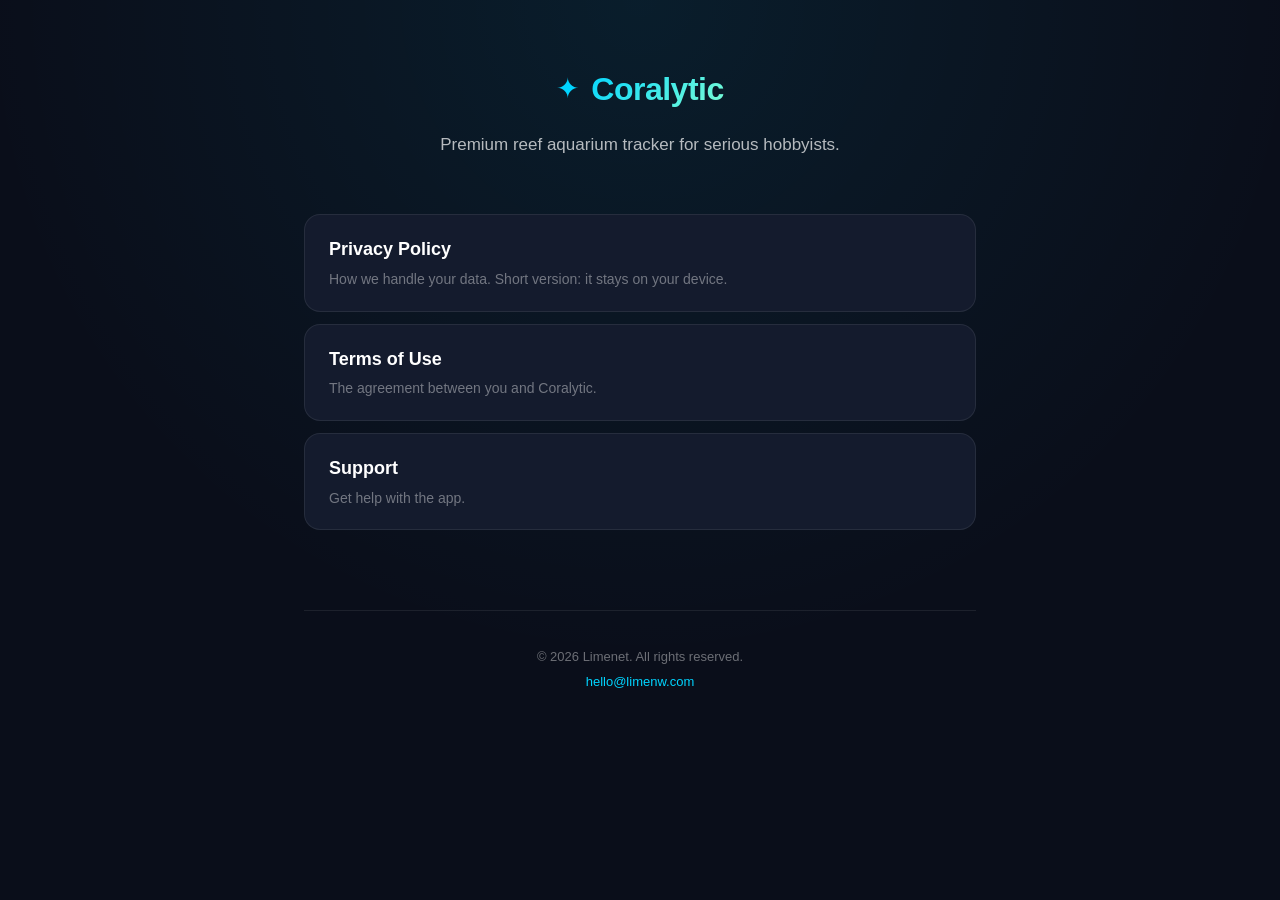
<file: index.html>
<!DOCTYPE html>
<html lang="en">
<head>
  <meta charset="UTF-8">
  <meta name="viewport" content="width=device-width, initial-scale=1.0">
  <meta name="description" content="Coralytic — premium reef aquarium tracker. Privacy policy, terms of use, and support.">
  <title>Coralytic — Legal</title>
  <link rel="stylesheet" href="style.css">
</head>
<body>
  <main class="container">
    <header class="hero">
      <div class="brand">
        <span class="brand-mark">✦</span>
        <h1>Coralytic</h1>
      </div>
      <p class="tagline">Premium reef aquarium tracker for serious hobbyists.</p>
    </header>

    <section class="links">
      <a class="card" href="privacy.html">
        <h2>Privacy Policy</h2>
        <p>How we handle your data. Short version: it stays on your device.</p>
      </a>
      <a class="card" href="terms.html">
        <h2>Terms of Use</h2>
        <p>The agreement between you and Coralytic.</p>
      </a>
      <a class="card" href="support.html">
        <h2>Support</h2>
        <p>Get help with the app.</p>
      </a>
    </section>

    <footer>
      <p>&copy; 2026 Limenet. All rights reserved.</p>
      <p><a href="mailto:hello@limenw.com">hello@limenw.com</a></p>
    </footer>
  </main>
</body>
</html>
</file>
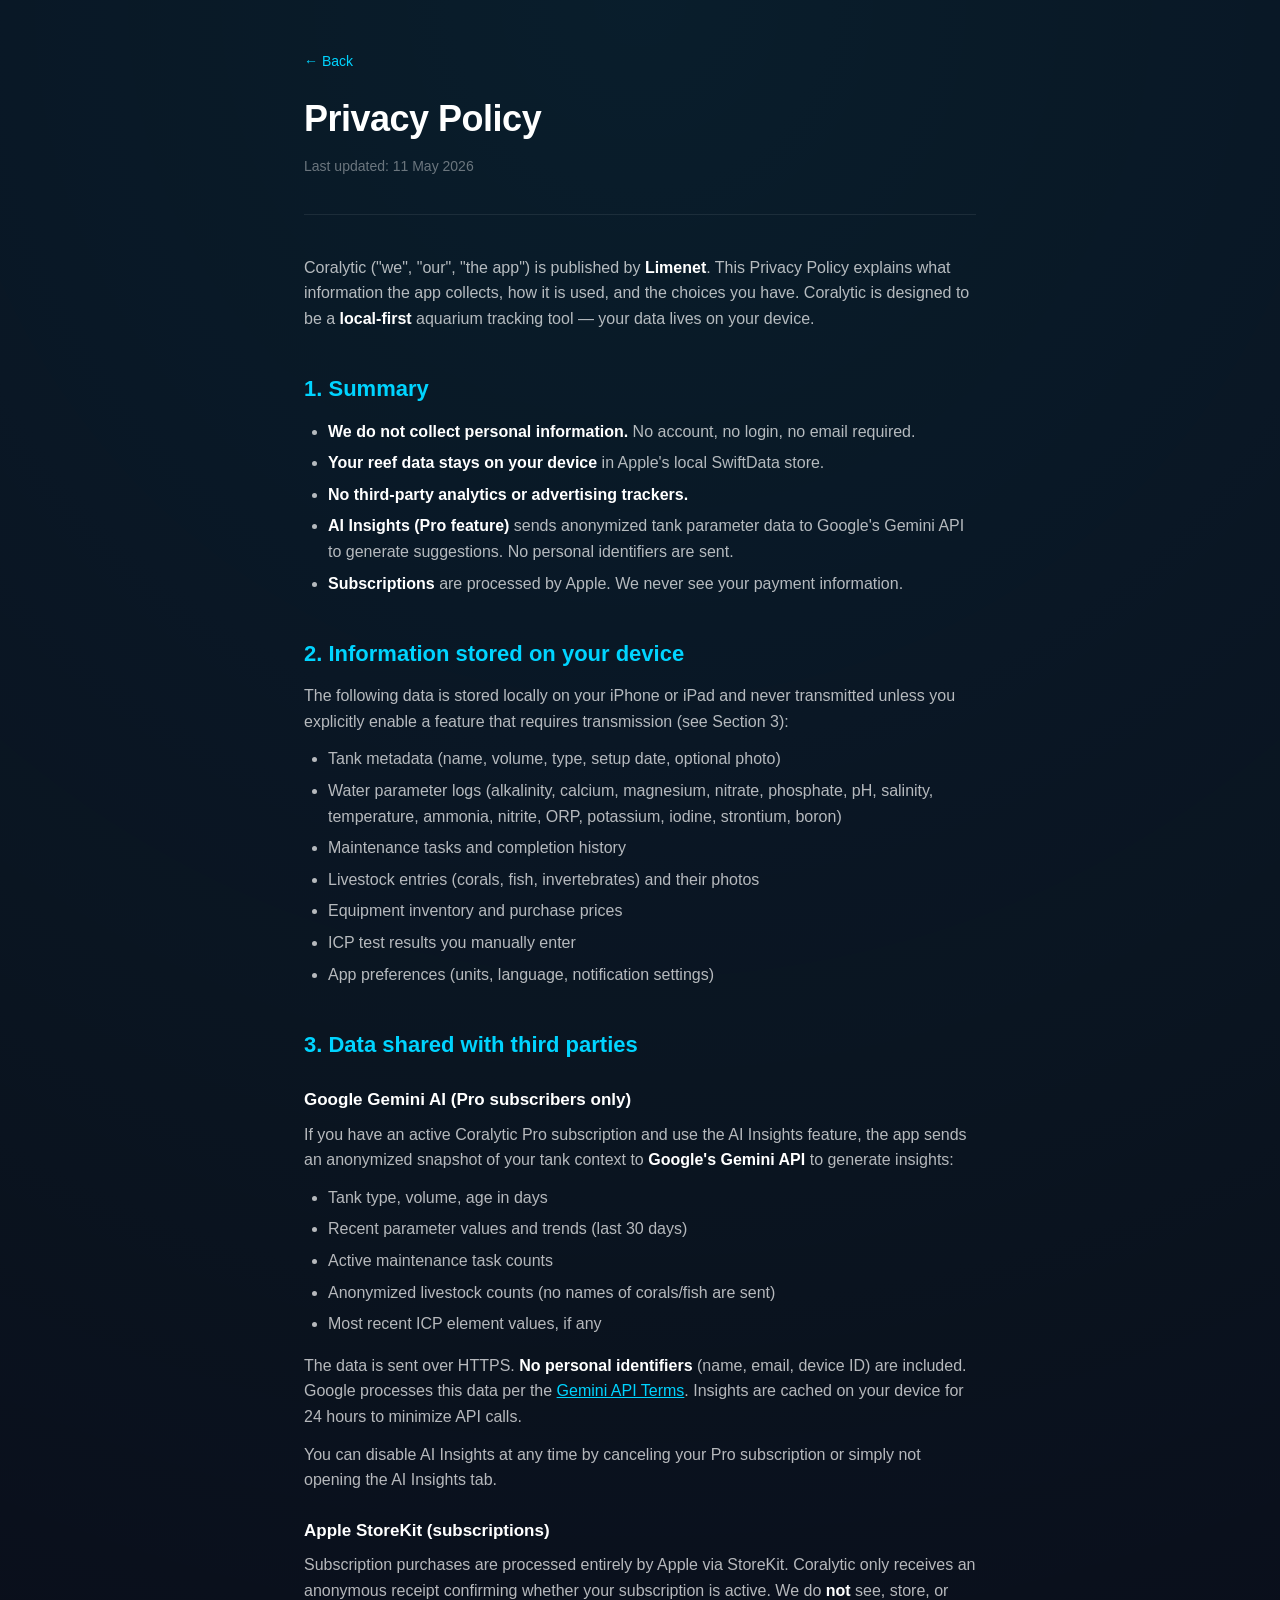
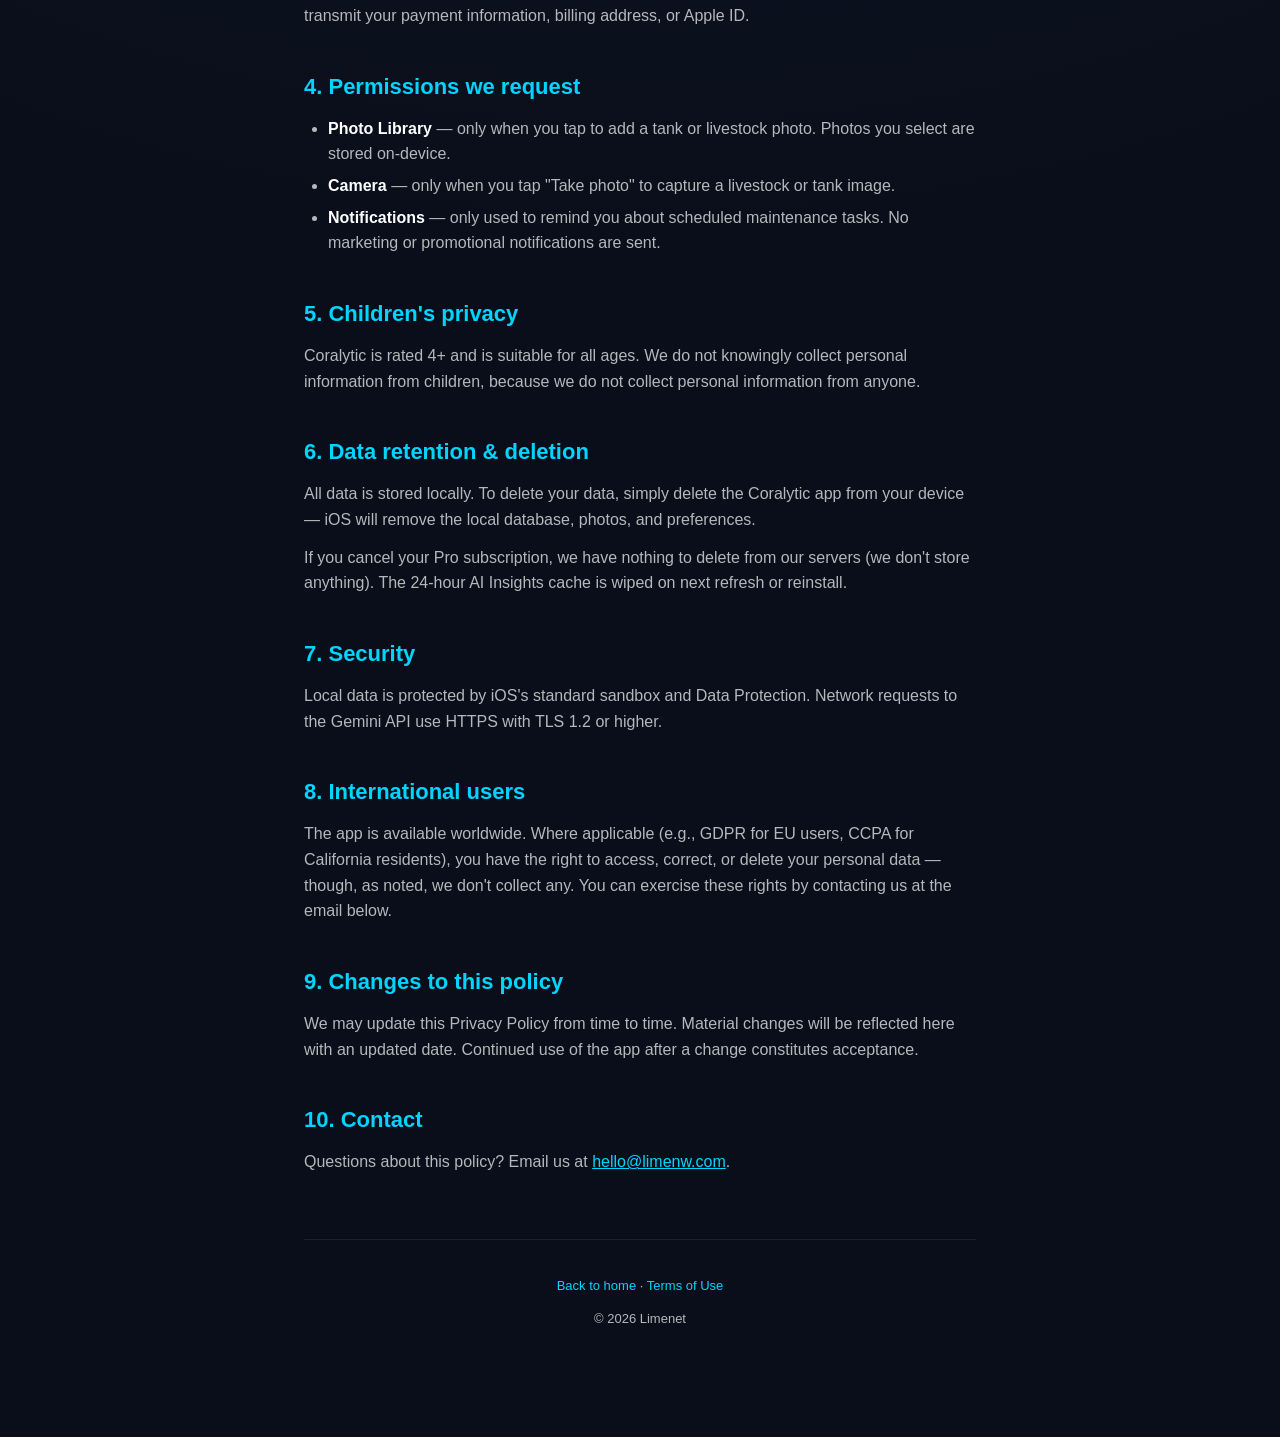
<file: privacy.html>
<!DOCTYPE html>
<html lang="en">
<head>
  <meta charset="UTF-8">
  <meta name="viewport" content="width=device-width, initial-scale=1.0">
  <title>Privacy Policy — Coralytic</title>
  <link rel="stylesheet" href="style.css">
</head>
<body>
  <article class="doc">
    <div class="doc-header">
      <a href="index.html">← Back</a>
      <h1>Privacy Policy</h1>
      <p class="updated">Last updated: 11 May 2026</p>
    </div>

    <p>Coralytic ("we", "our", "the app") is published by <strong>Limenet</strong>. This Privacy Policy explains what information the app collects, how it is used, and the choices you have. Coralytic is designed to be a <strong>local-first</strong> aquarium tracking tool — your data lives on your device.</p>

    <h2>1. Summary</h2>
    <ul>
      <li><strong>We do not collect personal information.</strong> No account, no login, no email required.</li>
      <li><strong>Your reef data stays on your device</strong> in Apple's local SwiftData store.</li>
      <li><strong>No third-party analytics or advertising trackers.</strong></li>
      <li><strong>AI Insights (Pro feature)</strong> sends anonymized tank parameter data to Google's Gemini API to generate suggestions. No personal identifiers are sent.</li>
      <li><strong>Subscriptions</strong> are processed by Apple. We never see your payment information.</li>
    </ul>

    <h2>2. Information stored on your device</h2>
    <p>The following data is stored locally on your iPhone or iPad and never transmitted unless you explicitly enable a feature that requires transmission (see Section 3):</p>
    <ul>
      <li>Tank metadata (name, volume, type, setup date, optional photo)</li>
      <li>Water parameter logs (alkalinity, calcium, magnesium, nitrate, phosphate, pH, salinity, temperature, ammonia, nitrite, ORP, potassium, iodine, strontium, boron)</li>
      <li>Maintenance tasks and completion history</li>
      <li>Livestock entries (corals, fish, invertebrates) and their photos</li>
      <li>Equipment inventory and purchase prices</li>
      <li>ICP test results you manually enter</li>
      <li>App preferences (units, language, notification settings)</li>
    </ul>

    <h2>3. Data shared with third parties</h2>

    <h3>Google Gemini AI (Pro subscribers only)</h3>
    <p>If you have an active Coralytic Pro subscription and use the AI Insights feature, the app sends an anonymized snapshot of your tank context to <strong>Google's Gemini API</strong> to generate insights:</p>
    <ul>
      <li>Tank type, volume, age in days</li>
      <li>Recent parameter values and trends (last 30 days)</li>
      <li>Active maintenance task counts</li>
      <li>Anonymized livestock counts (no names of corals/fish are sent)</li>
      <li>Most recent ICP element values, if any</li>
    </ul>
    <p>The data is sent over HTTPS. <strong>No personal identifiers</strong> (name, email, device ID) are included. Google processes this data per the <a href="https://ai.google.dev/gemini-api/terms" target="_blank" rel="noopener">Gemini API Terms</a>. Insights are cached on your device for 24 hours to minimize API calls.</p>
    <p>You can disable AI Insights at any time by canceling your Pro subscription or simply not opening the AI Insights tab.</p>

    <h3>Apple StoreKit (subscriptions)</h3>
    <p>Subscription purchases are processed entirely by Apple via StoreKit. Coralytic only receives an anonymous receipt confirming whether your subscription is active. We do <strong>not</strong> see, store, or transmit your payment information, billing address, or Apple ID.</p>

    <h2>4. Permissions we request</h2>
    <ul>
      <li><strong>Photo Library</strong> — only when you tap to add a tank or livestock photo. Photos you select are stored on-device.</li>
      <li><strong>Camera</strong> — only when you tap "Take photo" to capture a livestock or tank image.</li>
      <li><strong>Notifications</strong> — only used to remind you about scheduled maintenance tasks. No marketing or promotional notifications are sent.</li>
    </ul>

    <h2>5. Children's privacy</h2>
    <p>Coralytic is rated 4+ and is suitable for all ages. We do not knowingly collect personal information from children, because we do not collect personal information from anyone.</p>

    <h2>6. Data retention &amp; deletion</h2>
    <p>All data is stored locally. To delete your data, simply delete the Coralytic app from your device — iOS will remove the local database, photos, and preferences.</p>
    <p>If you cancel your Pro subscription, we have nothing to delete from our servers (we don't store anything). The 24-hour AI Insights cache is wiped on next refresh or reinstall.</p>

    <h2>7. Security</h2>
    <p>Local data is protected by iOS's standard sandbox and Data Protection. Network requests to the Gemini API use HTTPS with TLS 1.2 or higher.</p>

    <h2>8. International users</h2>
    <p>The app is available worldwide. Where applicable (e.g., GDPR for EU users, CCPA for California residents), you have the right to access, correct, or delete your personal data — though, as noted, we don't collect any. You can exercise these rights by contacting us at the email below.</p>

    <h2>9. Changes to this policy</h2>
    <p>We may update this Privacy Policy from time to time. Material changes will be reflected here with an updated date. Continued use of the app after a change constitutes acceptance.</p>

    <h2>10. Contact</h2>
    <p>Questions about this policy? Email us at <a href="mailto:hello@limenw.com">hello@limenw.com</a>.</p>

    <footer>
      <p><a href="index.html">Back to home</a> &middot; <a href="terms.html">Terms of Use</a></p>
      <p>&copy; 2026 Limenet</p>
    </footer>
  </article>
</body>
</html>
</file>
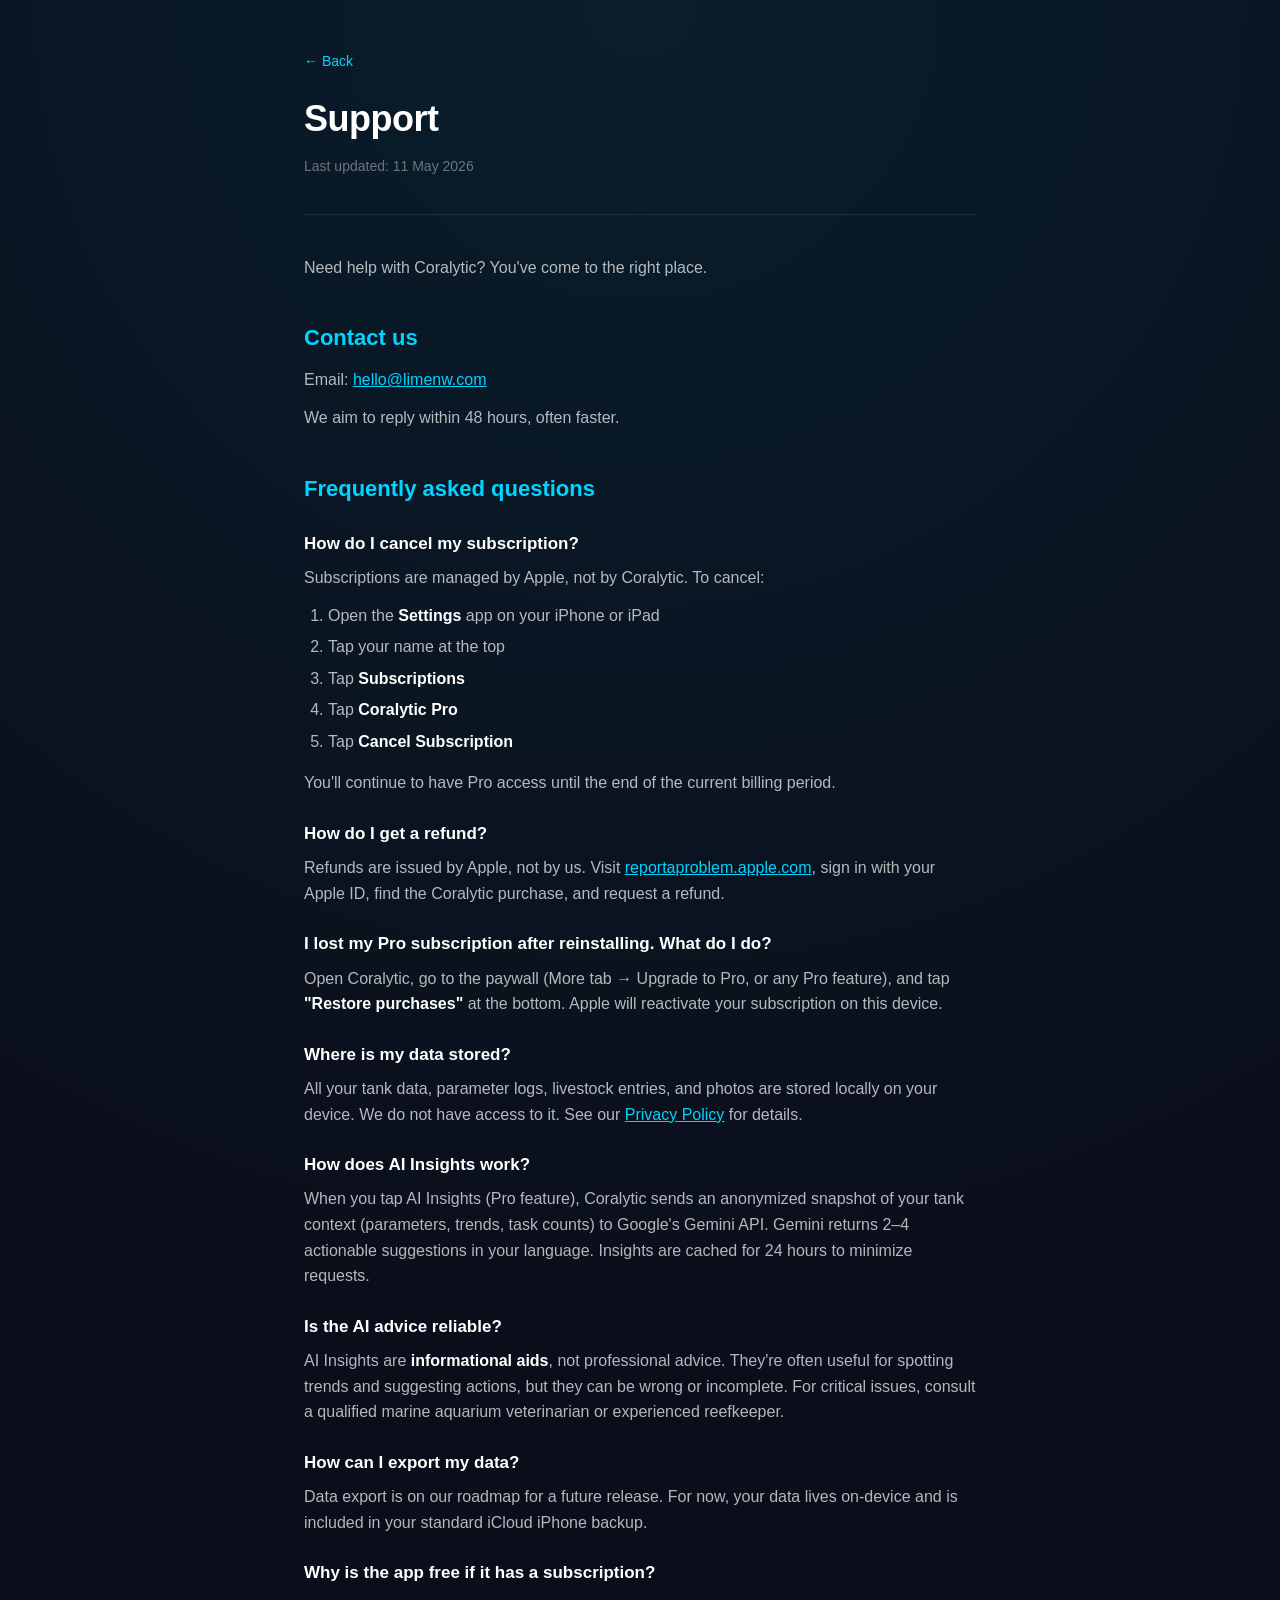
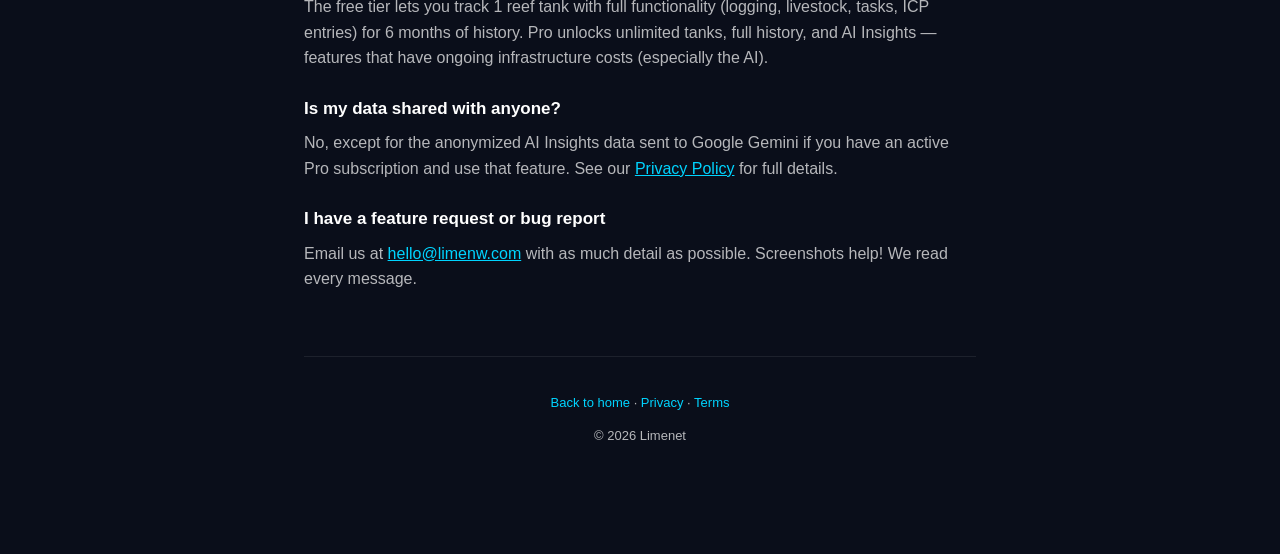
<file: support.html>
<!DOCTYPE html>
<html lang="en">
<head>
  <meta charset="UTF-8">
  <meta name="viewport" content="width=device-width, initial-scale=1.0">
  <title>Support — Coralytic</title>
  <link rel="stylesheet" href="style.css">
</head>
<body>
  <article class="doc">
    <div class="doc-header">
      <a href="index.html">← Back</a>
      <h1>Support</h1>
      <p class="updated">Last updated: 11 May 2026</p>
    </div>

    <p>Need help with Coralytic? You've come to the right place.</p>

    <h2>Contact us</h2>
    <p>Email: <a href="mailto:hello@limenw.com">hello@limenw.com</a></p>
    <p>We aim to reply within 48 hours, often faster.</p>

    <h2>Frequently asked questions</h2>

    <h3>How do I cancel my subscription?</h3>
    <p>Subscriptions are managed by Apple, not by Coralytic. To cancel:</p>
    <ol>
      <li>Open the <strong>Settings</strong> app on your iPhone or iPad</li>
      <li>Tap your name at the top</li>
      <li>Tap <strong>Subscriptions</strong></li>
      <li>Tap <strong>Coralytic Pro</strong></li>
      <li>Tap <strong>Cancel Subscription</strong></li>
    </ol>
    <p>You'll continue to have Pro access until the end of the current billing period.</p>

    <h3>How do I get a refund?</h3>
    <p>Refunds are issued by Apple, not by us. Visit <a href="https://reportaproblem.apple.com" target="_blank" rel="noopener">reportaproblem.apple.com</a>, sign in with your Apple ID, find the Coralytic purchase, and request a refund.</p>

    <h3>I lost my Pro subscription after reinstalling. What do I do?</h3>
    <p>Open Coralytic, go to the paywall (More tab → Upgrade to Pro, or any Pro feature), and tap <strong>"Restore purchases"</strong> at the bottom. Apple will reactivate your subscription on this device.</p>

    <h3>Where is my data stored?</h3>
    <p>All your tank data, parameter logs, livestock entries, and photos are stored locally on your device. We do not have access to it. See our <a href="privacy.html">Privacy Policy</a> for details.</p>

    <h3>How does AI Insights work?</h3>
    <p>When you tap AI Insights (Pro feature), Coralytic sends an anonymized snapshot of your tank context (parameters, trends, task counts) to Google's Gemini API. Gemini returns 2–4 actionable suggestions in your language. Insights are cached for 24 hours to minimize requests.</p>

    <h3>Is the AI advice reliable?</h3>
    <p>AI Insights are <strong>informational aids</strong>, not professional advice. They're often useful for spotting trends and suggesting actions, but they can be wrong or incomplete. For critical issues, consult a qualified marine aquarium veterinarian or experienced reefkeeper.</p>

    <h3>How can I export my data?</h3>
    <p>Data export is on our roadmap for a future release. For now, your data lives on-device and is included in your standard iCloud iPhone backup.</p>

    <h3>Why is the app free if it has a subscription?</h3>
    <p>The free tier lets you track 1 reef tank with full functionality (logging, livestock, tasks, ICP entries) for 6 months of history. Pro unlocks unlimited tanks, full history, and AI Insights — features that have ongoing infrastructure costs (especially the AI).</p>

    <h3>Is my data shared with anyone?</h3>
    <p>No, except for the anonymized AI Insights data sent to Google Gemini if you have an active Pro subscription and use that feature. See our <a href="privacy.html">Privacy Policy</a> for full details.</p>

    <h3>I have a feature request or bug report</h3>
    <p>Email us at <a href="mailto:hello@limenw.com">hello@limenw.com</a> with as much detail as possible. Screenshots help! We read every message.</p>

    <footer>
      <p><a href="index.html">Back to home</a> &middot; <a href="privacy.html">Privacy</a> &middot; <a href="terms.html">Terms</a></p>
      <p>&copy; 2026 Limenet</p>
    </footer>
  </article>
</body>
</html>
</file>
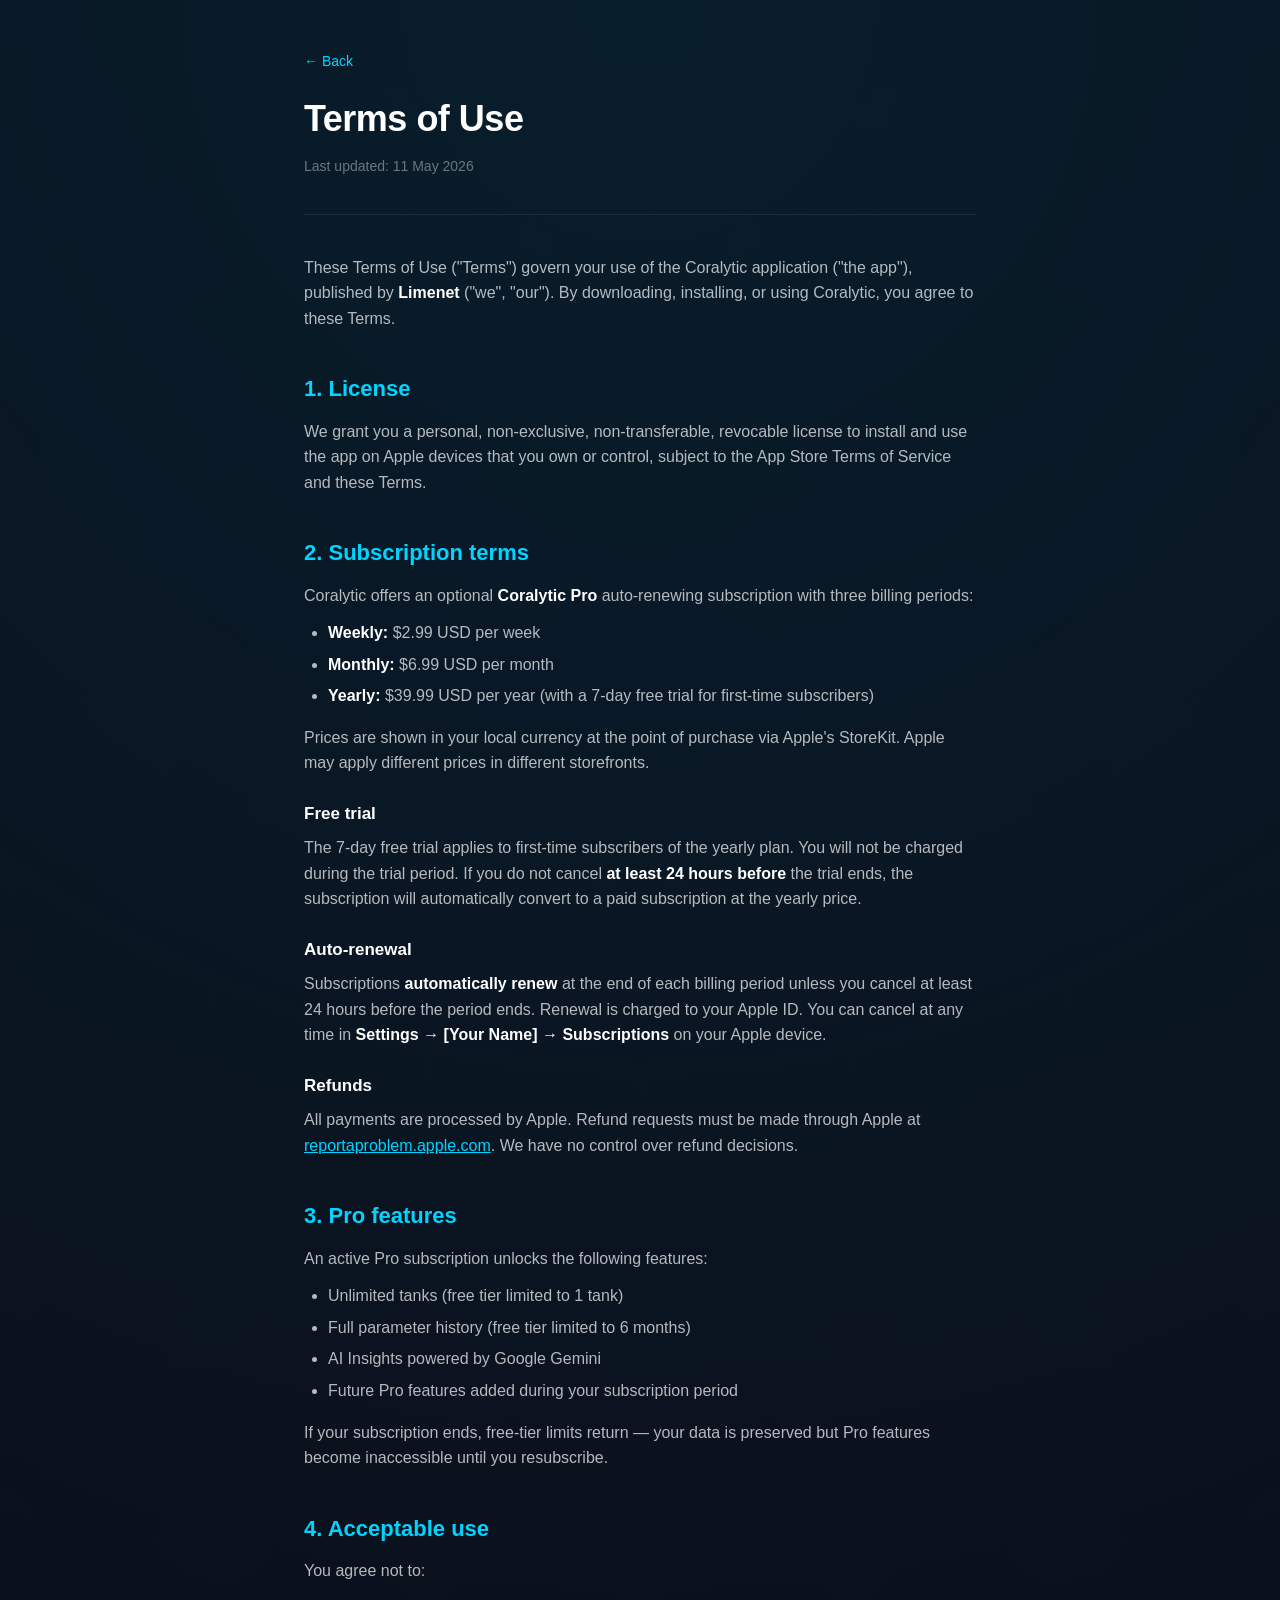
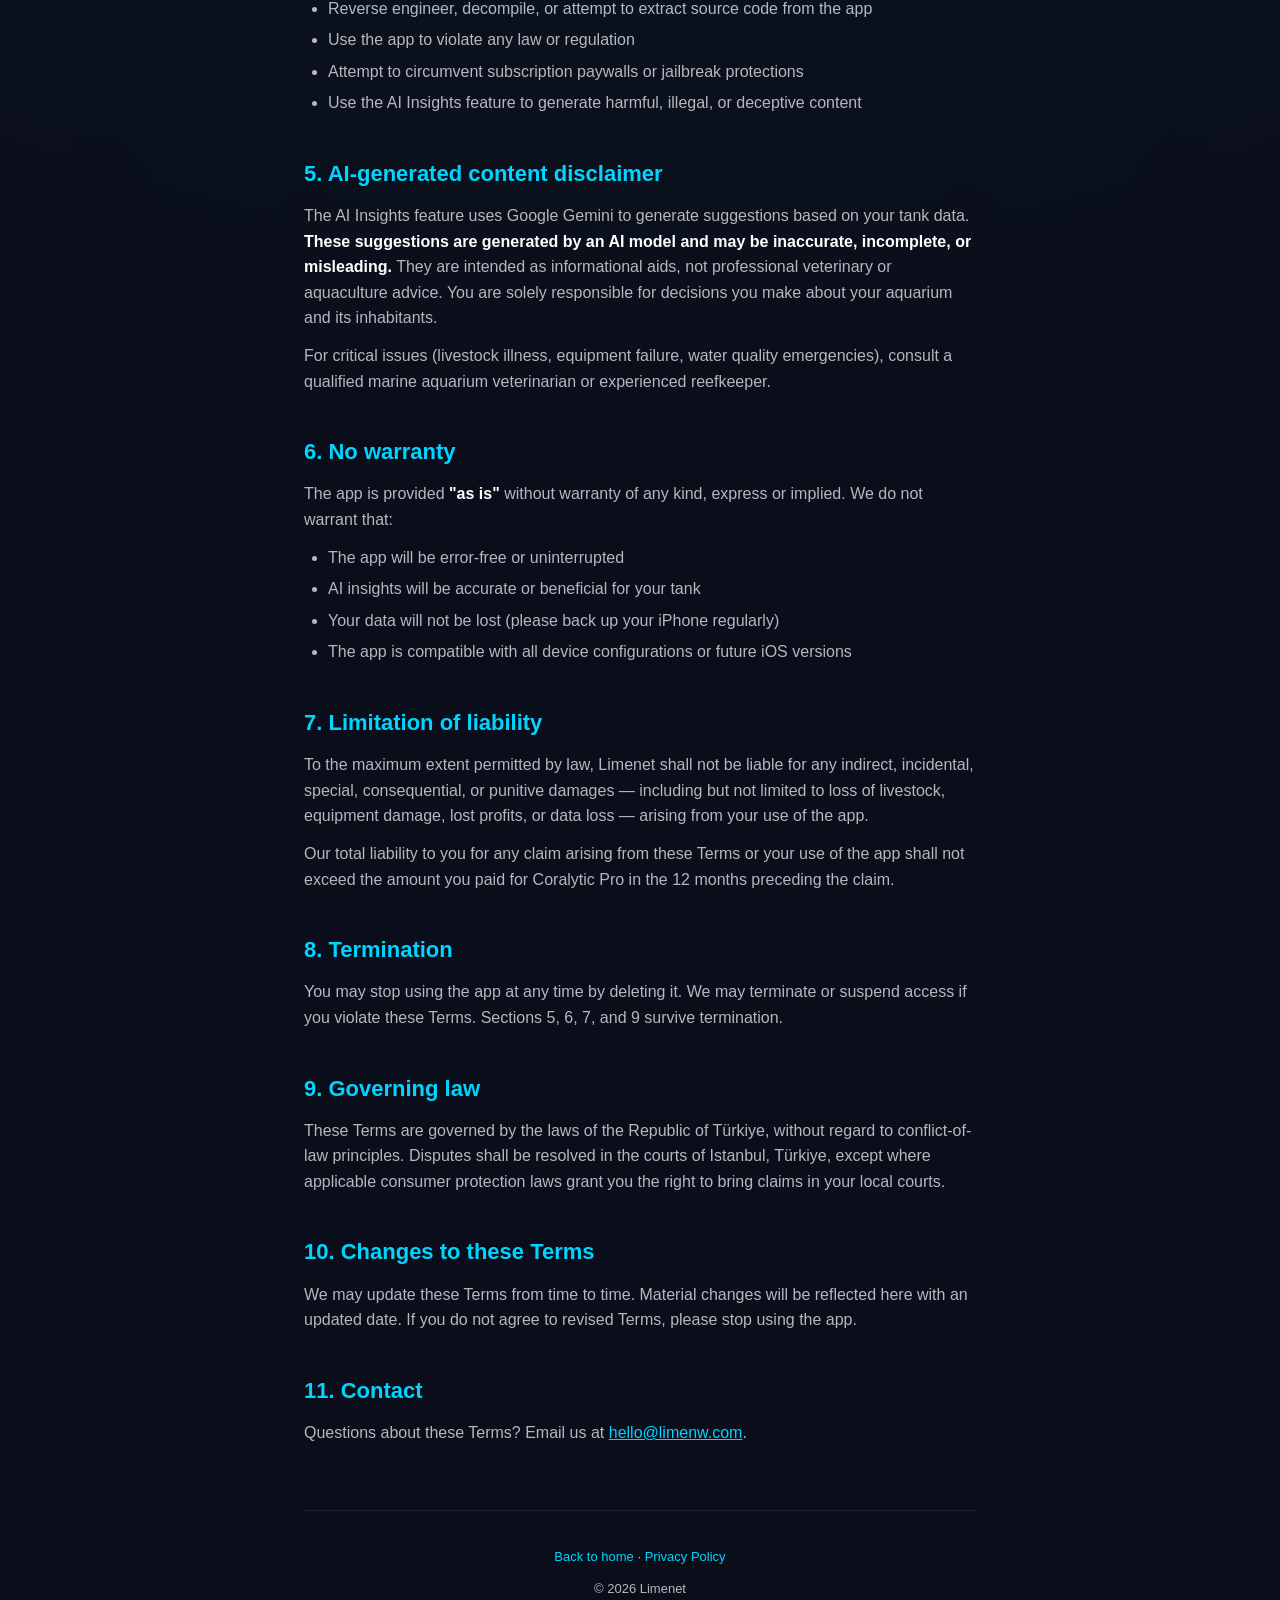
<file: terms.html>
<!DOCTYPE html>
<html lang="en">
<head>
  <meta charset="UTF-8">
  <meta name="viewport" content="width=device-width, initial-scale=1.0">
  <title>Terms of Use — Coralytic</title>
  <link rel="stylesheet" href="style.css">
</head>
<body>
  <article class="doc">
    <div class="doc-header">
      <a href="index.html">← Back</a>
      <h1>Terms of Use</h1>
      <p class="updated">Last updated: 11 May 2026</p>
    </div>

    <p>These Terms of Use ("Terms") govern your use of the Coralytic application ("the app"), published by <strong>Limenet</strong> ("we", "our"). By downloading, installing, or using Coralytic, you agree to these Terms.</p>

    <h2>1. License</h2>
    <p>We grant you a personal, non-exclusive, non-transferable, revocable license to install and use the app on Apple devices that you own or control, subject to the App Store Terms of Service and these Terms.</p>

    <h2>2. Subscription terms</h2>
    <p>Coralytic offers an optional <strong>Coralytic Pro</strong> auto-renewing subscription with three billing periods:</p>
    <ul>
      <li><strong>Weekly:</strong> $2.99 USD per week</li>
      <li><strong>Monthly:</strong> $6.99 USD per month</li>
      <li><strong>Yearly:</strong> $39.99 USD per year (with a 7-day free trial for first-time subscribers)</li>
    </ul>
    <p>Prices are shown in your local currency at the point of purchase via Apple's StoreKit. Apple may apply different prices in different storefronts.</p>

    <h3>Free trial</h3>
    <p>The 7-day free trial applies to first-time subscribers of the yearly plan. You will not be charged during the trial period. If you do not cancel <strong>at least 24 hours before</strong> the trial ends, the subscription will automatically convert to a paid subscription at the yearly price.</p>

    <h3>Auto-renewal</h3>
    <p>Subscriptions <strong>automatically renew</strong> at the end of each billing period unless you cancel at least 24 hours before the period ends. Renewal is charged to your Apple ID. You can cancel at any time in <strong>Settings → [Your Name] → Subscriptions</strong> on your Apple device.</p>

    <h3>Refunds</h3>
    <p>All payments are processed by Apple. Refund requests must be made through Apple at <a href="https://reportaproblem.apple.com" target="_blank" rel="noopener">reportaproblem.apple.com</a>. We have no control over refund decisions.</p>

    <h2>3. Pro features</h2>
    <p>An active Pro subscription unlocks the following features:</p>
    <ul>
      <li>Unlimited tanks (free tier limited to 1 tank)</li>
      <li>Full parameter history (free tier limited to 6 months)</li>
      <li>AI Insights powered by Google Gemini</li>
      <li>Future Pro features added during your subscription period</li>
    </ul>
    <p>If your subscription ends, free-tier limits return — your data is preserved but Pro features become inaccessible until you resubscribe.</p>

    <h2>4. Acceptable use</h2>
    <p>You agree not to:</p>
    <ul>
      <li>Reverse engineer, decompile, or attempt to extract source code from the app</li>
      <li>Use the app to violate any law or regulation</li>
      <li>Attempt to circumvent subscription paywalls or jailbreak protections</li>
      <li>Use the AI Insights feature to generate harmful, illegal, or deceptive content</li>
    </ul>

    <h2>5. AI-generated content disclaimer</h2>
    <p>The AI Insights feature uses Google Gemini to generate suggestions based on your tank data. <strong>These suggestions are generated by an AI model and may be inaccurate, incomplete, or misleading.</strong> They are intended as informational aids, not professional veterinary or aquaculture advice. You are solely responsible for decisions you make about your aquarium and its inhabitants.</p>
    <p>For critical issues (livestock illness, equipment failure, water quality emergencies), consult a qualified marine aquarium veterinarian or experienced reefkeeper.</p>

    <h2>6. No warranty</h2>
    <p>The app is provided <strong>"as is"</strong> without warranty of any kind, express or implied. We do not warrant that:</p>
    <ul>
      <li>The app will be error-free or uninterrupted</li>
      <li>AI insights will be accurate or beneficial for your tank</li>
      <li>Your data will not be lost (please back up your iPhone regularly)</li>
      <li>The app is compatible with all device configurations or future iOS versions</li>
    </ul>

    <h2>7. Limitation of liability</h2>
    <p>To the maximum extent permitted by law, Limenet shall not be liable for any indirect, incidental, special, consequential, or punitive damages — including but not limited to loss of livestock, equipment damage, lost profits, or data loss — arising from your use of the app.</p>
    <p>Our total liability to you for any claim arising from these Terms or your use of the app shall not exceed the amount you paid for Coralytic Pro in the 12 months preceding the claim.</p>

    <h2>8. Termination</h2>
    <p>You may stop using the app at any time by deleting it. We may terminate or suspend access if you violate these Terms. Sections 5, 6, 7, and 9 survive termination.</p>

    <h2>9. Governing law</h2>
    <p>These Terms are governed by the laws of the Republic of Türkiye, without regard to conflict-of-law principles. Disputes shall be resolved in the courts of Istanbul, Türkiye, except where applicable consumer protection laws grant you the right to bring claims in your local courts.</p>

    <h2>10. Changes to these Terms</h2>
    <p>We may update these Terms from time to time. Material changes will be reflected here with an updated date. If you do not agree to revised Terms, please stop using the app.</p>

    <h2>11. Contact</h2>
    <p>Questions about these Terms? Email us at <a href="mailto:hello@limenw.com">hello@limenw.com</a>.</p>

    <footer>
      <p><a href="index.html">Back to home</a> &middot; <a href="privacy.html">Privacy Policy</a></p>
      <p>&copy; 2026 Limenet</p>
    </footer>
  </article>
</body>
</html>
</file>
<file: style.css>
/* Coralytic legal pages — matches in-app dark aesthetic */
:root {
  --bg: #0A0E1A;
  --bg-elevated: #141B2D;
  --cyan: #00D4FF;
  --mint: #7FFFD4;
  --text: #ffffff;
  --text-secondary: rgba(255, 255, 255, 0.7);
  --text-tertiary: rgba(255, 255, 255, 0.4);
  --border: rgba(255, 255, 255, 0.08);
}

* {
  box-sizing: border-box;
  margin: 0;
  padding: 0;
}

html {
  font-family: -apple-system, BlinkMacSystemFont, "SF Pro Text", "Helvetica Neue", sans-serif;
  font-size: 16px;
  line-height: 1.6;
  color: var(--text);
  background: var(--bg);
  -webkit-font-smoothing: antialiased;
}

body {
  min-height: 100vh;
  background:
    radial-gradient(circle at 50% 0%, rgba(0, 212, 255, 0.08), transparent 60%),
    var(--bg);
}

.container {
  max-width: 720px;
  margin: 0 auto;
  padding: 64px 24px 96px;
}

.hero {
  margin-bottom: 56px;
  text-align: center;
}

.brand {
  display: inline-flex;
  align-items: center;
  gap: 12px;
  margin-bottom: 16px;
}

.brand-mark {
  font-size: 28px;
  color: var(--cyan);
}

.brand h1 {
  font-family: -apple-system, "SF Pro Rounded", sans-serif;
  font-size: 32px;
  font-weight: 700;
  letter-spacing: -0.5px;
  background: linear-gradient(135deg, var(--cyan), var(--mint));
  -webkit-background-clip: text;
  background-clip: text;
  -webkit-text-fill-color: transparent;
}

.tagline {
  color: var(--text-secondary);
  font-size: 17px;
}

.links {
  display: grid;
  gap: 12px;
  margin-bottom: 80px;
}

.card {
  display: block;
  padding: 20px 24px;
  background: var(--bg-elevated);
  border: 1px solid var(--border);
  border-radius: 16px;
  text-decoration: none;
  color: inherit;
  transition: transform 0.15s ease, border-color 0.15s ease;
}

.card:hover {
  transform: translateY(-2px);
  border-color: rgba(0, 212, 255, 0.3);
}

.card h2 {
  font-family: -apple-system, "SF Pro Rounded", sans-serif;
  font-size: 18px;
  font-weight: 600;
  margin-bottom: 4px;
}

.card p {
  color: var(--text-tertiary);
  font-size: 14px;
}

/* Document pages */
.doc {
  max-width: 720px;
  margin: 0 auto;
  padding: 48px 24px 96px;
}

.doc-header {
  margin-bottom: 40px;
  padding-bottom: 24px;
  border-bottom: 1px solid var(--border);
}

.doc-header a {
  color: var(--cyan);
  text-decoration: none;
  font-size: 14px;
}

.doc-header a:hover {
  text-decoration: underline;
}

.doc h1 {
  font-family: -apple-system, "SF Pro Rounded", sans-serif;
  font-size: 36px;
  font-weight: 700;
  margin: 16px 0 8px;
  letter-spacing: -0.5px;
}

.doc .updated {
  color: var(--text-tertiary);
  font-size: 14px;
}

.doc h2 {
  font-family: -apple-system, "SF Pro Rounded", sans-serif;
  font-size: 22px;
  font-weight: 600;
  margin: 40px 0 12px;
  color: var(--cyan);
}

.doc h3 {
  font-size: 17px;
  font-weight: 600;
  margin: 24px 0 8px;
  color: var(--text);
}

.doc p,
.doc li {
  color: var(--text-secondary);
  margin-bottom: 12px;
}

.doc ul,
.doc ol {
  margin-left: 24px;
  margin-bottom: 16px;
}

.doc li {
  margin-bottom: 6px;
}

.doc a {
  color: var(--cyan);
}

.doc strong {
  color: var(--text);
  font-weight: 600;
}

footer {
  text-align: center;
  margin-top: 64px;
  padding-top: 32px;
  border-top: 1px solid var(--border);
  color: var(--text-tertiary);
  font-size: 13px;
}

footer p {
  margin: 4px 0;
}

footer a {
  color: var(--cyan);
  text-decoration: none;
}

footer a:hover {
  text-decoration: underline;
}
</file>
